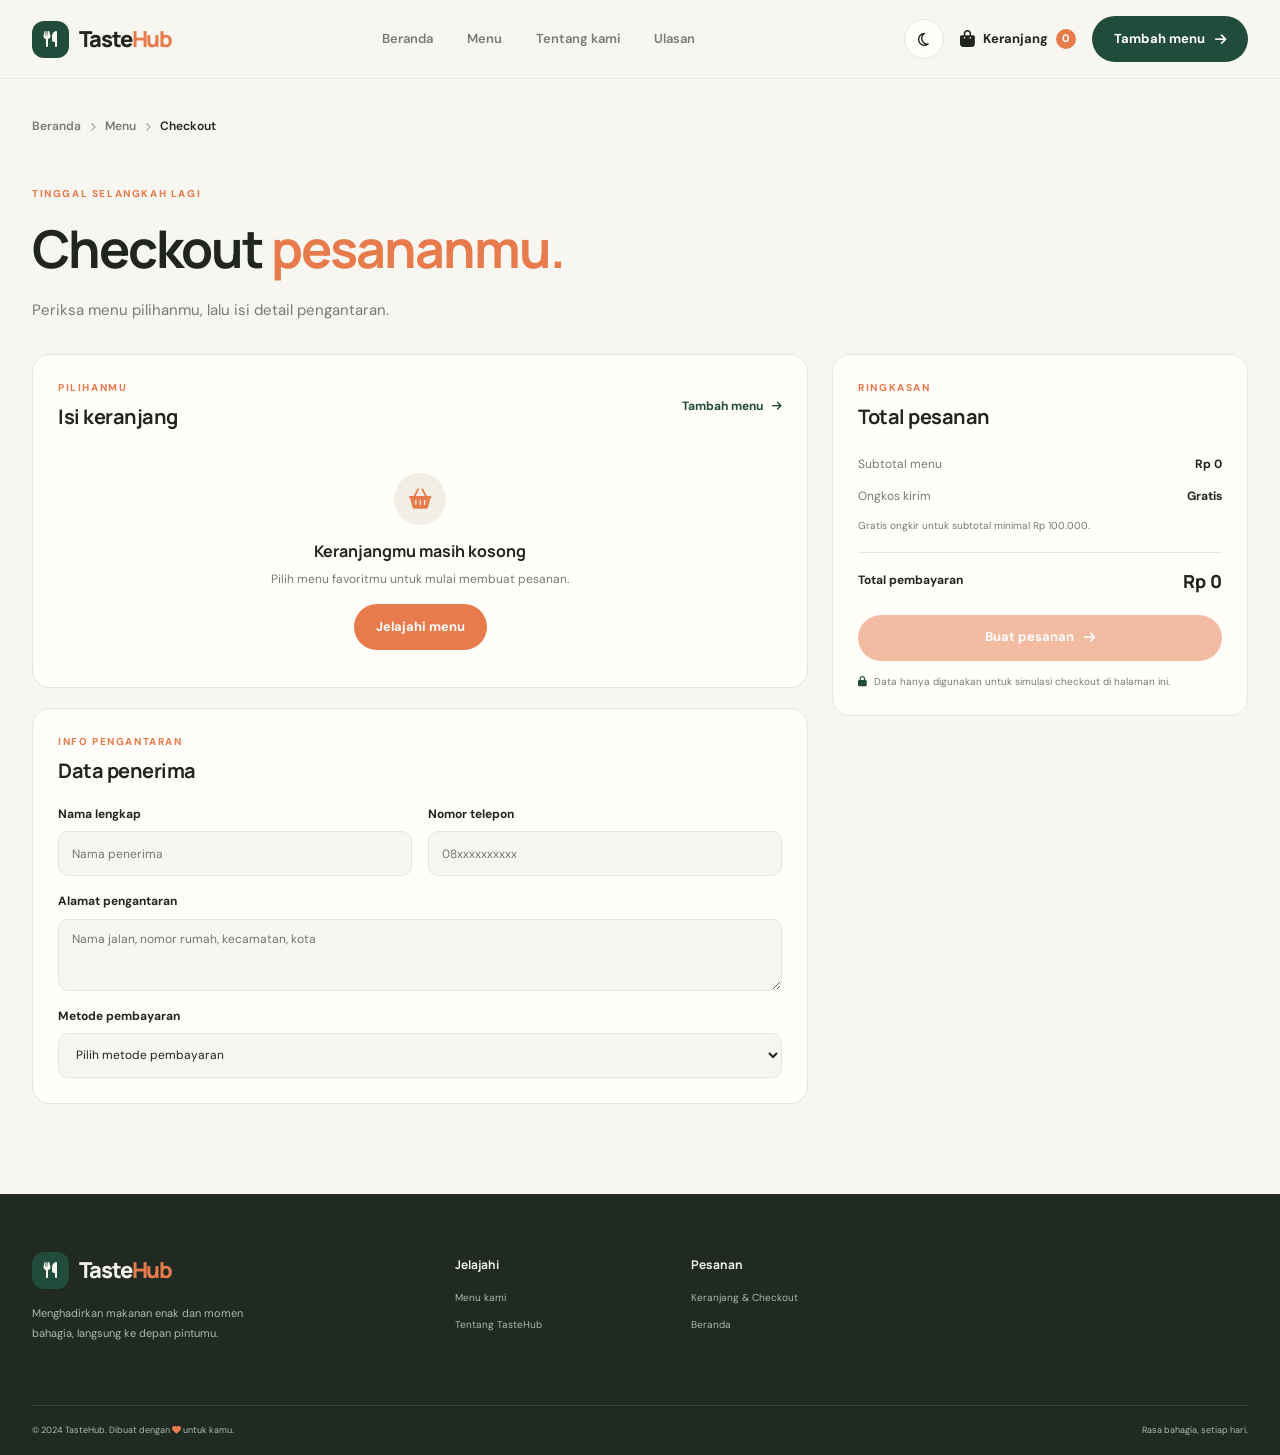
<file: checkout.html>
<!DOCTYPE html>
<html lang="id" class="light">
<head>
    <meta charset="UTF-8">
    <meta name="viewport" content="width=device-width, initial-scale=1.0">
    <meta name="theme-color" content="#f8f6f1">
    <meta name="description" content="Periksa keranjang dan selesaikan pesanan TasteHub.">
    <title>Checkout — TasteHub</title>
    <link rel="preconnect" href="https://fonts.googleapis.com">
    <link rel="preconnect" href="https://fonts.gstatic.com" crossorigin>
    <link href="https://fonts.googleapis.com/css2?family=DM+Sans:wght@400;500;600;700&family=Manrope:wght@400;500;600;700;800&display=swap" rel="stylesheet">
    <link rel="stylesheet" href="https://cdnjs.cloudflare.com/ajax/libs/font-awesome/6.4.0/css/all.min.css">
    <link rel="stylesheet" href="css/style.css">
</head>
<body>
    <header class="site-header">
        <div class="header-inner">
            <a class="brand" href="index.html" aria-label="TasteHub, ke beranda">
                <span class="brand-mark"><i class="fa-solid fa-utensils" aria-hidden="true"></i></span>
                <span>Taste<span class="brand-accent">Hub</span></span>
            </a>
            <nav class="desktop-nav" aria-label="Navigasi utama">
                <a class="nav-link" href="index.html">Beranda</a>
                <a class="nav-link" href="menu.html">Menu</a>
                <a class="nav-link" href="about.html">Tentang kami</a>
                <a class="nav-link" href="review.html">Ulasan</a>
            </nav>
            <div class="header-actions">
                <button class="icon-button theme-toggle" type="button" aria-label="Aktifkan tema gelap">
                    <i class="fa-regular fa-moon" aria-hidden="true"></i>
                </button>
                <button class="cart-button" type="button" aria-label="Keranjang, 0 item">
                    <i class="fa-solid fa-bag-shopping" aria-hidden="true"></i>
                    <span class="cart-label">Keranjang</span>
                    <span class="cart-count" aria-live="polite">0</span>
                </button>
                <a class="button button-dark header-cta" href="menu.html">Tambah menu <i class="fa-solid fa-arrow-right" aria-hidden="true"></i></a>
            </div>
            <button class="mobile-menu-toggle" type="button" aria-label="Buka menu" aria-expanded="false" aria-controls="mobile-menu">
                <i class="fa-solid fa-bars" aria-hidden="true"></i>
            </button>
        </div>
        <nav class="mobile-nav" id="mobile-menu" aria-label="Navigasi mobile" hidden>
            <a href="index.html">Beranda</a>
            <a href="menu.html">Menu</a>
            <a href="about.html">Tentang kami</a>
            <a href="review.html">Ulasan</a>
            <a href="checkout.html" aria-current="page">Keranjang &amp; Checkout</a>
        </nav>
    </header>

    <main>
        <section class="checkout-page section-shell">
            <nav class="breadcrumb" aria-label="Breadcrumb">
                <a href="index.html">Beranda</a>
                <i class="fa-solid fa-chevron-right" aria-hidden="true"></i>
                <a href="menu.html">Menu</a>
                <i class="fa-solid fa-chevron-right" aria-hidden="true"></i>
                <span aria-current="page">Checkout</span>
            </nav>
            <div class="checkout-heading">
                <p class="section-kicker">TINGGAL SELANGKAH LAGI</p>
                <h1>Checkout <span>pesananmu.</span></h1>
                <p>Periksa menu pilihanmu, lalu isi detail pengantaran.</p>
            </div>

            <section class="checkout-success" id="order-success" role="status" hidden>
                <span class="checkout-success-icon"><i class="fa-solid fa-check" aria-hidden="true"></i></span>
                <div>
                    <h2>Pesanan berhasil dicatat!</h2>
                    <p>Nomor pesananmu <strong id="order-number"></strong>. Ini adalah simulasi checkout lokal; pesanan belum dikirim ke server.</p>
                    <a class="button button-dark" href="menu.html">Kembali memilih menu</a>
                </div>
            </section>

            <form class="checkout-layout" id="checkout-form">
                <div class="checkout-main-column">
                    <section class="checkout-panel" aria-labelledby="cart-title">
                        <div class="checkout-panel-heading">
                            <div>
                                <p class="section-kicker">PILIHANMU</p>
                                <h2 id="cart-title">Isi keranjang</h2>
                            </div>
                            <a class="text-link" href="menu.html">Tambah menu <i class="fa-solid fa-arrow-right" aria-hidden="true"></i></a>
                        </div>
                        <div class="checkout-items" id="checkout-items" aria-live="polite"></div>
                        <div class="checkout-empty" id="checkout-empty" hidden>
                            <span class="empty-icon"><i class="fa-solid fa-basket-shopping" aria-hidden="true"></i></span>
                            <h3>Keranjangmu masih kosong</h3>
                            <p>Pilih menu favoritmu untuk mulai membuat pesanan.</p>
                            <a class="button button-primary" href="menu.html">Jelajahi menu</a>
                        </div>
                    </section>

                    <section class="checkout-panel customer-panel" aria-labelledby="customer-title">
                        <div class="checkout-panel-heading">
                            <div>
                                <p class="section-kicker">INFO PENGANTARAN</p>
                                <h2 id="customer-title">Data penerima</h2>
                            </div>
                        </div>
                        <div class="checkout-fields">
                            <div class="checkout-field">
                                <label for="customer-name">Nama lengkap</label>
                                <input id="customer-name" name="name" type="text" autocomplete="name" placeholder="Nama penerima" required>
                            </div>
                            <div class="checkout-field">
                                <label for="customer-phone">Nomor telepon</label>
                                <input id="customer-phone" name="phone" type="tel" autocomplete="tel" placeholder="08xxxxxxxxxx" required>
                            </div>
                            <div class="checkout-field checkout-field-full">
                                <label for="customer-address">Alamat pengantaran</label>
                                <textarea id="customer-address" name="address" rows="3" autocomplete="street-address" placeholder="Nama jalan, nomor rumah, kecamatan, kota" required></textarea>
                            </div>
                            <div class="checkout-field checkout-field-full">
                                <label for="payment-method">Metode pembayaran</label>
                                <select id="payment-method" name="payment" required>
                                    <option value="">Pilih metode pembayaran</option>
                                    <option value="cash">Bayar tunai saat pesanan tiba</option>
                                    <option value="transfer">Transfer bank (simulasi)</option>
                                </select>
                            </div>
                        </div>
                    </section>
                </div>

                <aside class="order-summary-panel" aria-labelledby="summary-title">
                    <p class="section-kicker">RINGKASAN</p>
                    <h2 id="summary-title">Total pesanan</h2>
                    <div class="summary-row"><span>Subtotal menu</span><strong id="checkout-subtotal">Rp 0</strong></div>
                    <div class="summary-row"><span>Ongkos kirim</span><strong id="checkout-shipping">Gratis</strong></div>
                    <p class="shipping-hint">Gratis ongkir untuk subtotal minimal Rp 100.000.</p>
                    <div class="summary-total"><span>Total pembayaran</span><strong id="checkout-total">Rp 0</strong></div>
                    <button class="button button-primary checkout-submit" id="place-order" type="submit" disabled>
                        Buat pesanan <i class="fa-solid fa-arrow-right" aria-hidden="true"></i>
                    </button>
                    <p class="checkout-disclaimer"><i class="fa-solid fa-lock" aria-hidden="true"></i> Data hanya digunakan untuk simulasi checkout di halaman ini.</p>
                </aside>
            </form>
        </section>
    </main>

    <footer class="site-footer">
        <div class="footer-main section-shell">
            <div class="footer-brand-column">
                <a class="brand footer-brand" href="index.html">
                    <span class="brand-mark"><i class="fa-solid fa-utensils" aria-hidden="true"></i></span>
                    <span>Taste<span class="brand-accent">Hub</span></span>
                </a>
                <p>Menghadirkan makanan enak dan momen bahagia, langsung ke depan pintumu.</p>
            </div>
            <div class="footer-column">
                <h3>Jelajahi</h3>
                <a href="menu.html">Menu kami</a>
                <a href="about.html">Tentang TasteHub</a>
            </div>
            <div class="footer-column">
                <h3>Pesanan</h3>
                <a href="checkout.html">Keranjang &amp; Checkout</a>
                <a href="index.html">Beranda</a>
            </div>
        </div>
        <div class="footer-bottom section-shell">
            <span>© 2024 TasteHub. Dibuat dengan <i class="fa-solid fa-heart" aria-hidden="true"></i> untuk kamu.</span>
            <span>Rasa bahagia, setiap hari.</span>
        </div>
    </footer>

    <div class="toast-message" id="toast-message" role="status" aria-live="polite"></div>
    <script src="js/script.js"></script>
</body>
</html>
</file>
<file: css/style.css>
:root {
    color-scheme: light;
    --page: #f8f6f1;
    --surface: #fffefa;
    --surface-soft: #f1eee6;
    --ink: #20251f;
    --muted: #777b72;
    --line: #e8e5dc;
    --green: #214b3b;
    --green-dark: #183a2e;
    --orange: #e87b4c;
    --yellow: #f4c76b;
    --shadow: 0 18px 50px rgba(32, 37, 31, .08);
}

html.dark {
    color-scheme: dark;
    --page: #171d19;
    --surface: #202822;
    --surface-soft: #29332c;
    --ink: #f5f2e9;
    --muted: #a7afa6;
    --line: #354139;
    --green: #8ab59a;
    --green-dark: #d3e2d5;
    --orange: #f19a70;
    --shadow: 0 18px 50px rgba(0, 0, 0, .2);
}

* { box-sizing: border-box; }

html { scroll-behavior: smooth; scroll-padding-top: 92px; }

body {
    margin: 0;
    background: var(--page);
    color: var(--ink);
    font-family: "DM Sans", sans-serif;
    font-size: 15px;
    line-height: 1.6;
    transition: background .25s ease, color .25s ease;
}

button, input { font: inherit; }
button, a { -webkit-tap-highlight-color: transparent; }
button { color: inherit; }
a { color: inherit; text-decoration: none; }
img { display: block; max-width: 100%; }

.sr-only {
    position: absolute;
    width: 1px;
    height: 1px;
    padding: 0;
    margin: -1px;
    overflow: hidden;
    clip: rect(0, 0, 0, 0);
    white-space: nowrap;
    border: 0;
}

.section-shell { width: min(1280px, calc(100% - 64px)); margin-inline: auto; }

.site-header {
    position: sticky;
    z-index: 20;
    top: 0;
    background: color-mix(in srgb, var(--page) 92%, transparent);
    border-bottom: 1px solid color-mix(in srgb, var(--line) 75%, transparent);
    backdrop-filter: blur(16px);
}

.header-inner {
    width: min(1280px, calc(100% - 64px));
    min-height: 78px;
    margin: auto;
    display: flex;
    align-items: center;
    justify-content: space-between;
    gap: 30px;
}

.brand {
    display: inline-flex;
    align-items: center;
    gap: 10px;
    flex-shrink: 0;
    font: 800 22px/1 "Manrope", sans-serif;
    letter-spacing: -1.1px;
}

.brand-mark {
    display: grid;
    width: 37px;
    height: 37px;
    place-items: center;
    border-radius: 12px;
    background: var(--green);
    color: var(--page);
    font-size: 16px;
}

.brand-accent { color: var(--orange); }
.desktop-nav { display: flex; align-items: center; gap: 34px; }
.nav-link { color: var(--muted); font-size: 13px; font-weight: 600; transition: color .2s ease; }
.nav-link:hover, .nav-link.active { color: var(--green); }

.header-actions { display: flex; align-items: center; gap: 16px; }
.icon-button, .mobile-menu-toggle {
    display: grid;
    width: 40px;
    height: 40px;
    padding: 0;
    place-items: center;
    border: 1px solid var(--line);
    border-radius: 50%;
    background: var(--surface);
    cursor: pointer;
    transition: border-color .2s ease, transform .2s ease;
}
.icon-button:hover, .mobile-menu-toggle:hover { transform: translateY(-2px); border-color: var(--green); }
.cart-button { position: relative; display: flex; align-items: center; gap: 8px; padding: 8px 0; border: 0; background: transparent; cursor: pointer; font-size: 13px; font-weight: 700; }
.cart-button > i { font-size: 17px; }
.cart-count { display: grid; width: 20px; height: 20px; place-items: center; border-radius: 50%; background: var(--orange); color: white; font-size: 11px; }

.button {
    display: inline-flex;
    min-height: 46px;
    align-items: center;
    justify-content: center;
    gap: 10px;
    padding: 0 21px;
    border: 1px solid transparent;
    border-radius: 999px;
    font-size: 13px;
    font-weight: 700;
    transition: transform .2s ease, background .2s ease, border-color .2s ease;
}
.button:hover { transform: translateY(-2px); }
.button-dark { background: var(--green); color: #fff; }
.button-dark:hover { background: var(--green-dark); }
.button-primary { background: var(--orange); color: #fff; }
.button-primary:hover { background: #d96e40; }
.button-light { background: #fffefa; color: var(--green-dark); }
.button-outline { border-color: var(--line); background: var(--surface); color: var(--ink); }
.mobile-menu-toggle, .mobile-nav { display: none; }

.hero { min-height: 575px; display: grid; grid-template-columns: 1fr .9fr; align-items: center; gap: 58px; padding-block: 66px 72px; }
.hero-copy { position: relative; z-index: 1; }
.eyebrow, .section-kicker { color: var(--orange); font-size: 10px; font-weight: 800; letter-spacing: 1.6px; }
.eyebrow { display: flex; align-items: center; gap: 9px; margin-bottom: 22px; }
.eyebrow-dot { width: 7px; height: 7px; border-radius: 50%; background: var(--orange); box-shadow: 0 0 0 5px color-mix(in srgb, var(--orange) 17%, transparent); }
h1, h2, h3, p { margin-top: 0; }
h1, h2, h3 { font-family: "Manrope", sans-serif; }
.hero h1 { max-width: 620px; margin-bottom: 20px; font-size: clamp(45px, 5.3vw, 70px); line-height: 1.1; letter-spacing: -3.4px; }
.hero h1 span, .section-heading h2 span, .testimonial-copy h2 span, .app-copy h2 span { color: var(--orange); }
.hero-description { max-width: 490px; margin-bottom: 25px; color: var(--muted); font-size: 15px; line-height: 1.85; }
.search-form { display: flex; max-width: 510px; align-items: center; gap: 12px; padding: 7px; border: 1px solid var(--line); border-radius: 999px; background: var(--surface); box-shadow: 0 12px 35px rgba(35, 40, 30, .06); }
.search-form > i { margin-left: 13px; color: var(--muted); }
.search-form input { width: 100%; min-width: 0; padding: 9px 0; border: 0; outline: 0; background: transparent; color: var(--ink); font-size: 13px; }
.search-form input::placeholder { color: var(--muted); }
.search-form .button { min-height: 43px; white-space: nowrap; }
.popular-searches { display: flex; flex-wrap: wrap; align-items: center; gap: 9px; margin-top: 16px; color: var(--muted); font-size: 11px; }
.popular-searches button { padding: 5px 11px; border: 1px solid var(--line); border-radius: 99px; background: var(--surface); color: var(--ink); cursor: pointer; font-size: 11px; transition: border-color .2s ease, color .2s ease; }
.popular-searches button:hover { border-color: var(--orange); color: var(--orange); }
.hero-proof { display: flex; align-items: center; gap: 14px; margin-top: 34px; }
.avatar-stack { display: flex; padding-left: 4px; }
.avatar-stack img { width: 31px; height: 31px; margin-left: -5px; border: 2px solid var(--page); border-radius: 50%; object-fit: cover; }
.hero-proof > div:nth-child(2) { display: grid; line-height: 1.3; }
.hero-proof > div:nth-child(2) strong, .rating-proof strong { font-size: 12px; }
.hero-proof > div:nth-child(2) span, .rating-proof span { color: var(--muted); font-size: 10px; }
.proof-divider { height: 28px; border-left: 1px solid var(--line); }
.rating-proof { display: flex; align-items: center; gap: 5px; }
.rating-proof i { color: #e8ae43; font-size: 12px; }

.hero-visual { position: relative; display: grid; min-height: 450px; place-items: center; }
.hero-image-wrap { width: min(100%, 440px); aspect-ratio: 1; padding: 13px; border-radius: 48% 52% 48% 52% / 52% 44% 56% 48%; background: #e8d9bd; transform: rotate(3deg); }
.hero-image { width: 100%; height: 100%; border: 7px solid var(--page); border-radius: inherit; object-fit: cover; transform: rotate(-3deg); }
.floating-note { position: absolute; z-index: 2; display: flex; align-items: center; gap: 11px; padding: 13px 16px; border: 1px solid rgba(255,255,255,.55); border-radius: 15px; background: var(--surface); box-shadow: var(--shadow); }
.note-delivery { top: 17%; left: -5%; }
.note-icon { display: grid; width: 38px; height: 38px; place-items: center; border-radius: 12px; background: #fff0e8; color: var(--orange); }
.floating-note > span:last-child { display: grid; line-height: 1.45; }
.floating-note strong { font-size: 11px; }
.floating-note small { color: var(--muted); font-size: 10px; }
.note-favorite { right: -1%; bottom: 17%; display: grid; gap: 3px; }
.favorite-stars { color: #e4a834; font-size: 11px; font-weight: 800; }
.hero-sticker { position: absolute; top: 7%; right: 7%; display: flex; width: 72px; height: 72px; flex-direction: column; align-items: center; justify-content: center; border-radius: 50%; background: var(--green); color: #f8f6f1; font-size: 9px; font-weight: 800; line-height: 1.25; text-align: center; transform: rotate(12deg); }
.hero-sticker i { margin-top: 4px; color: #b6d59c; }

.category-section { padding-block: 17px 58px; }
.section-heading { display: flex; align-items: end; justify-content: space-between; gap: 20px; margin-bottom: 28px; }
.section-heading h2, .testimonial-copy h2, .app-copy h2 { margin: 6px 0 0; font-size: clamp(28px, 3.2vw, 38px); line-height: 1.2; letter-spacing: -1.5px; }
.section-kicker { margin-bottom: 0; }
.compact-heading { margin-bottom: 20px; }
.compact-heading h2 { font-size: 22px; letter-spacing: -.7px; }
.text-link { display: inline-flex; align-items: center; gap: 9px; color: var(--green); font-size: 12px; font-weight: 700; white-space: nowrap; }
.text-link i { font-size: 11px; transition: transform .2s ease; }
.text-link:hover i { transform: translateX(4px); }
.category-list { display: grid; grid-template-columns: repeat(6, minmax(0, 1fr)); gap: 14px; }
.category-chip { display: flex; min-height: 82px; align-items: center; gap: 12px; padding: 10px 14px; border: 1px solid var(--line); border-radius: 14px; background: var(--surface); color: var(--ink); cursor: pointer; font-size: 12px; font-weight: 700; transition: border-color .2s ease, transform .2s ease, background .2s ease; }
.category-chip:hover { transform: translateY(-3px); border-color: var(--orange); }
.category-chip.active { border-color: var(--green); background: var(--green); color: #fff; }
.category-icon { display: grid; width: 43px; height: 43px; flex-shrink: 0; place-items: center; border-radius: 50%; background: color-mix(in srgb, var(--orange) 15%, var(--surface)); color: var(--orange); font-size: 16px; }
.category-chip.active .category-icon { background: rgba(255,255,255,.17); color: #fff; }
.category-image { overflow: hidden; background: var(--surface-soft); }
.category-image img { width: 100%; height: 100%; object-fit: cover; }

.menu-section { padding-block: 32px 86px; }
.section-description { margin: 8px 0 0; color: var(--muted); font-size: 13px; }
.product-grid { display: grid; grid-template-columns: repeat(4, minmax(0, 1fr)); gap: 21px; }
.product-card { overflow: hidden; border: 1px solid var(--line); border-radius: 17px; background: var(--surface); transition: transform .25s ease, box-shadow .25s ease, border-color .25s ease; }
.product-card:hover { transform: translateY(-5px); border-color: color-mix(in srgb, var(--green) 25%, var(--line)); box-shadow: var(--shadow); }
.product-card[hidden] { display: none; }
.product-image-wrap { position: relative; height: 195px; overflow: hidden; background: var(--surface-soft); }
.product-image-wrap > img { width: 100%; height: 100%; object-fit: cover; transition: transform .45s ease; }
.product-card:hover .product-image-wrap > img { transform: scale(1.05); }
.product-tag { position: absolute; top: 12px; left: 12px; padding: 5px 9px; border-radius: 99px; background: var(--green); color: #fff; font-size: 9px; font-weight: 700; }
.product-tag.tag-new { background: #fffefa; color: var(--green-dark); }
.favorite-button { position: absolute; top: 10px; right: 10px; display: grid; width: 34px; height: 34px; place-items: center; border: 0; border-radius: 50%; background: rgba(255,255,255,.92); color: #50544d; cursor: pointer; transition: color .2s ease, transform .2s ease; }
.favorite-button:hover { transform: scale(1.08); color: #e76d67; }
.favorite-button[aria-pressed="true"] { color: #e76d67; }
.product-details { padding: 15px 15px 16px; }
.product-title-row { display: flex; align-items: center; justify-content: space-between; gap: 8px; }
.product-title-row h3 { overflow: hidden; margin: 0; font-size: 14px; letter-spacing: -.3px; text-overflow: ellipsis; white-space: nowrap; }
.product-rating { flex-shrink: 0; color: var(--ink); font-size: 10px; font-weight: 700; }
.product-rating i { margin-right: 2px; color: #e4a834; }
.product-details > p { overflow: hidden; margin: 6px 0 15px; color: var(--muted); font-size: 11px; text-overflow: ellipsis; white-space: nowrap; }
.product-bottom { display: flex; align-items: center; justify-content: space-between; padding-top: 11px; border-top: 1px solid var(--line); }
.product-bottom strong { font: 800 14px "Manrope", sans-serif; }
.add-button { display: grid; width: 33px; height: 33px; place-items: center; border: 0; border-radius: 11px; background: var(--green); color: #fff; cursor: pointer; transition: background .2s ease, transform .2s ease; }
.add-button:hover { transform: rotate(90deg); background: var(--orange); }
.empty-state { padding: 36px 0; color: var(--muted); text-align: center; }
.mobile-menu-link { display: none; }

.promo-section { position: relative; display: grid; min-height: 340px; grid-template-columns: 1fr .9fr; align-items: center; overflow: hidden; margin-bottom: 94px; padding: 45px 54px; border-radius: 24px; background: var(--green); color: #fff; }
.promo-content { position: relative; z-index: 2; max-width: 440px; }
.promo-label { display: inline-flex; align-items: center; gap: 7px; color: #f4c76b; font-size: 9px; font-weight: 800; letter-spacing: 1.4px; }
.promo-content h2 { margin: 12px 0 10px; font: 800 clamp(34px, 4vw, 47px)/1.12 "Manrope", sans-serif; letter-spacing: -2px; }
.promo-content h2 span { color: #f4c76b; }
.promo-content > p { max-width: 370px; margin-bottom: 20px; color: rgba(255,255,255,.75); font-size: 12px; line-height: 1.8; }
.promo-content .button { min-height: 42px; }
.promo-code { display: inline-block; margin-left: 12px; color: rgba(255,255,255,.65); font-size: 9px; letter-spacing: 1px; }
.promo-code strong { color: #fff; }
.promo-image { position: relative; z-index: 1; justify-self: end; width: 100%; max-width: 420px; height: 245px; }
.promo-image::before { position: absolute; inset: -14px 14px 14px -14px; border: 1px solid rgba(255,255,255,.25); border-radius: 20px; content: ""; }
.promo-image img { position: relative; width: 100%; height: 100%; border-radius: 17px; object-fit: cover; }
.discount-badge { position: absolute; right: -18px; bottom: -19px; display: flex; width: 76px; height: 76px; flex-direction: column; align-items: center; justify-content: center; border: 5px solid var(--green); border-radius: 50%; background: #f4c76b; color: var(--green-dark); transform: rotate(9deg); }
.discount-badge strong { font: 800 22px/1 "Manrope", sans-serif; }
.discount-badge span { font-size: 9px; font-weight: 800; }
.promo-decoration { position: absolute; right: 32%; bottom: 10px; color: rgba(255,255,255,.06); font: 800 40px/1 "Manrope", sans-serif; letter-spacing: -2px; transform: rotate(-12deg); }

.benefits-section { padding-block: 0 92px; }
.centered-heading { justify-content: center; margin-bottom: 38px; text-align: center; }
.benefit-grid { display: grid; grid-template-columns: repeat(3, 1fr); gap: 20px; }
.benefit-card { padding: 27px 25px; border: 1px solid var(--line); border-radius: 16px; background: var(--surface); }
.benefit-icon { display: grid; width: 45px; height: 45px; margin-bottom: 17px; place-items: center; border-radius: 14px; font-size: 17px; }
.icon-orange { background: #fff0e8; color: #df7747; }
.icon-green { background: #e8f1e8; color: #528b59; }
.icon-yellow { background: #fbf1d9; color: #c49335; }
.benefit-card h3 { margin-bottom: 7px; font-size: 14px; }
.benefit-card p { margin-bottom: 0; color: var(--muted); font-size: 11px; line-height: 1.8; }

.testimonial-section { display: grid; grid-template-columns: .8fr 1fr; align-items: center; gap: 90px; padding-block: 0 100px; }
.testimonial-image { position: relative; width: 100%; height: 370px; }
.testimonial-image > img { width: 100%; height: 100%; border-radius: 20px; object-fit: cover; }
.testimonial-image-caption { position: absolute; right: -27px; bottom: 25px; display: flex; align-items: start; gap: 10px; padding: 15px 18px; border-radius: 14px; background: var(--surface); box-shadow: var(--shadow); color: var(--green); font: 800 13px/1.35 "Manrope", sans-serif; }
.testimonial-image-caption i { color: var(--orange); }
.testimonial-copy h2 { max-width: 430px; margin-top: 9px; }
.review-stars { display: flex; gap: 4px; margin-top: 22px; color: #e4a834; font-size: 12px; }
.testimonial-copy blockquote { max-width: 500px; margin: 14px 0 24px; color: var(--muted); font: 500 15px/1.9 "DM Sans", sans-serif; }
.review-author { display: flex; align-items: center; gap: 11px; }
.review-author > img { width: 42px; height: 42px; border-radius: 50%; object-fit: cover; }
.review-author > span:nth-child(2), .review-count { display: grid; line-height: 1.4; }
.review-author strong { font-size: 11px; }
.review-author small { color: var(--muted); font-size: 9px; }
.review-count { margin-left: auto; text-align: right; }
.review-count strong { color: var(--green); font-size: 12px; }

.app-banner { position: relative; display: grid; min-height: 300px; grid-template-columns: 1fr .8fr; align-items: center; overflow: hidden; margin-bottom: 90px; padding: 42px 55px; border: 1px solid var(--line); border-radius: 23px; background: var(--surface-soft); }
.app-copy { position: relative; z-index: 2; max-width: 440px; }
.app-copy h2 { margin-top: 8px; font-size: 36px; }
.app-copy > p:not(.section-kicker) { max-width: 390px; margin: 12px 0 19px; color: var(--muted); font-size: 12px; line-height: 1.8; }
.app-buttons { display: flex; flex-wrap: wrap; gap: 9px; }
.store-button { display: flex; min-width: 130px; align-items: center; gap: 9px; padding: 8px 11px; border-radius: 9px; background: var(--ink); color: var(--page); }
.store-button > i { font-size: 20px; }
.store-button > span { display: grid; line-height: 1.25; }
.store-button small { font-size: 8px; }
.store-button strong { font-size: 11px; }
.app-art { position: absolute; top: 0; right: 4%; display: grid; width: 43%; height: 100%; place-items: center; }
.phone-mockup { position: relative; z-index: 1; width: 190px; height: 330px; padding: 9px; border: 5px solid #222a25; border-radius: 30px; background: #111713; box-shadow: 0 24px 40px rgba(0,0,0,.2); transform: rotate(8deg) translateY(28px); }
.phone-camera { position: absolute; z-index: 2; top: 10px; left: 50%; width: 55px; height: 13px; border-radius: 99px; background: #111713; transform: translateX(-50%); }
.phone-screen { display: flex; height: 100%; flex-direction: column; gap: 12px; overflow: hidden; padding: 27px 11px 9px; border-radius: 21px; background: #f8f6f1; color: #20251f; }
.phone-greeting { color: #72766f; font-size: 8px; }
.phone-screen > strong { font: 800 13px/1.3 "Manrope", sans-serif; }
.phone-food { overflow: hidden; border-radius: 10px; background: white; }
.phone-food img { width: 100%; height: 94px; object-fit: cover; }
.phone-food span { display: grid; padding: 7px; font-size: 9px; font-weight: 700; }
.phone-food small { color: #e87b4c; font-size: 8px; }
.phone-tabs { display: flex; justify-content: space-around; margin-top: auto; color: #647064; font-size: 10px; }
.phone-tabs i:first-child { color: #214b3b; }
.app-art-dot { position: absolute; display: block; border-radius: 50%; background: #e4a834; }
.dot-one { top: 14%; right: 12%; width: 17px; height: 17px; }
.dot-two { bottom: 16%; left: 8%; width: 11px; height: 11px; background: var(--orange); }

.site-footer { background: #202a23; color: #f5f2e9; }
.footer-main { display: grid; grid-template-columns: 1.4fr .7fr .7fr 1.2fr; gap: 48px; padding-block: 58px 47px; }
.footer-brand { color: #f5f2e9; }
.footer-brand-column > p, .newsletter-column > p { max-width: 245px; margin: 15px 0; color: #aeb8ac; font-size: 11px; line-height: 1.8; }
.social-links { display: flex; gap: 8px; }
.social-links a { display: grid; width: 30px; height: 30px; place-items: center; border: 1px solid #47544a; border-radius: 50%; color: #d2dbd1; font-size: 12px; transition: background .2s ease; }
.social-links a:hover { background: var(--orange); }
.footer-column { display: flex; flex-direction: column; align-items: start; gap: 11px; }
.footer-column h3 { margin: 3px 0 5px; font-size: 12px; }
.footer-column > a { color: #aeb8ac; font-size: 10px; }
.footer-column > a:hover { color: #fff; }
.newsletter-form { display: flex; width: 100%; max-width: 240px; padding: 4px; border: 1px solid #47544a; border-radius: 99px; }
.newsletter-form input { width: 100%; min-width: 0; padding: 7px 10px; border: 0; outline: 0; background: transparent; color: #fff; font-size: 10px; }
.newsletter-form input::placeholder { color: #aeb8ac; }
.newsletter-form button { display: grid; width: 31px; height: 31px; flex-shrink: 0; place-items: center; border: 0; border-radius: 50%; background: var(--orange); color: white; cursor: pointer; font-size: 10px; }
.footer-bottom { display: flex; justify-content: space-between; gap: 16px; padding-block: 17px; border-top: 1px solid #3a463d; color: #aeb8ac; font-size: 9px; }
.footer-bottom i { color: var(--orange); }
.toast-message { position: fixed; z-index: 30; right: 24px; bottom: 24px; max-width: min(360px, calc(100% - 48px)); padding: 13px 18px; border-radius: 12px; background: var(--green); color: white; box-shadow: var(--shadow); font-size: 12px; opacity: 0; pointer-events: none; transform: translateY(12px); transition: opacity .2s ease, transform .2s ease; }
.toast-message.visible { opacity: 1; transform: translateY(0); }

@media (max-width: 1050px) {
    .section-shell { width: min(100% - 48px, 900px); }
    .header-inner { width: calc(100% - 48px); }
    .desktop-nav { gap: 20px; }
    .header-actions { gap: 11px; }
    .hero { gap: 25px; }
    .hero-visual { min-height: 390px; }
    .category-list { grid-template-columns: repeat(3, minmax(0, 1fr)); }
    .product-grid { grid-template-columns: repeat(2, minmax(0, 1fr)); }
    .product-image-wrap { height: 230px; }
    .testimonial-section { gap: 55px; }
}

@media (max-width: 760px) {
    html { scroll-padding-top: 76px; }
    .section-shell { width: calc(100% - 40px); }
    .header-inner { width: calc(100% - 40px); min-height: 68px; gap: 12px; }
    .brand { font-size: 20px; }
    .brand-mark { width: 34px; height: 34px; }
    .desktop-nav, .header-cta, .cart-label { display: none; }
    .header-actions { margin-left: auto; gap: 9px; }
    .icon-button { width: 36px; height: 36px; }
    .cart-button { padding-inline: 5px; }
    .mobile-menu-toggle { display: grid; width: 36px; height: 36px; }
    .mobile-nav { display: flex; flex-direction: column; gap: 0; padding: 0 20px 12px; border-top: 1px solid var(--line); background: var(--page); }
    .mobile-nav[hidden] { display: none; }
    .mobile-nav a { padding: 12px 0; border-bottom: 1px solid var(--line); color: var(--muted); font-size: 13px; font-weight: 600; }
    .mobile-nav a:last-child { border-bottom: 0; color: var(--green); }
    .mobile-nav a i { margin-left: 5px; }
    .hero { min-height: 0; grid-template-columns: 1fr; gap: 19px; padding-block: 50px 38px; }
    .hero h1 { max-width: 480px; margin-bottom: 14px; font-size: clamp(43px, 11vw, 61px); letter-spacing: -2.6px; }
    .eyebrow { margin-bottom: 17px; font-size: 9px; }
    .hero-description { max-width: 540px; margin-bottom: 19px; font-size: 13px; }
    .hero-visual { min-height: 340px; margin-top: 5px; }
    .hero-image-wrap { width: min(76vw, 350px); }
    .note-delivery { top: 14%; left: 1%; }
    .note-favorite { right: 1%; bottom: 12%; }
    .hero-sticker { top: 4%; right: 10%; width: 61px; height: 61px; font-size: 8px; }
    .category-section { padding-block: 15px 43px; }
    .compact-heading h2 { font-size: 20px; }
    .category-list { display: flex; gap: 10px; overflow-x: auto; padding: 2px 1px 9px; scrollbar-width: none; }
    .category-list::-webkit-scrollbar { display: none; }
    .category-chip { min-width: 135px; min-height: 68px; gap: 9px; padding: 8px 10px; font-size: 11px; }
    .category-icon { width: 39px; height: 39px; }
    .menu-section { padding-block: 26px 61px; }
    .section-heading h2, .testimonial-copy h2 { font-size: 29px; }
    .section-description { font-size: 12px; }
    .desktop-link { display: none; }
    .product-grid { gap: 13px; }
    .product-image-wrap { height: clamp(140px, 38vw, 210px); }
    .product-details { padding: 12px; }
    .product-title-row h3 { font-size: 12px; }
    .product-rating { font-size: 9px; }
    .product-details > p { font-size: 10px; }
    .product-bottom strong { font-size: 12px; }
    .add-button { width: 30px; height: 30px; }
    .mobile-menu-link { display: flex; justify-content: center; margin-top: 23px; }
    .promo-section { width: calc(100% - 40px); grid-template-columns: 1fr; gap: 25px; margin-bottom: 67px; padding: 30px 25px 35px; border-radius: 19px; }
    .promo-content { max-width: 100%; }
    .promo-content h2 { font-size: 39px; }
    .promo-image { justify-self: start; max-width: none; height: 210px; }
    .promo-decoration { right: 3%; bottom: 12%; font-size: 26px; }
    .discount-badge { right: -10px; bottom: -13px; width: 65px; height: 65px; }
    .discount-badge strong { font-size: 18px; }
    .benefits-section { padding-bottom: 65px; }
    .centered-heading { margin-bottom: 25px; }
    .benefit-grid { grid-template-columns: 1fr; gap: 11px; }
    .benefit-card { display: grid; grid-template-columns: 45px 1fr; column-gap: 14px; padding: 16px; }
    .benefit-icon { grid-row: span 2; margin-bottom: 0; }
    .benefit-card h3 { align-self: end; margin-bottom: 3px; font-size: 13px; }
    .benefit-card p { font-size: 10px; }
    .testimonial-section { grid-template-columns: 1fr; gap: 29px; padding-bottom: 67px; }
    .testimonial-image { width: calc(100% - 16px); height: 290px; }
    .testimonial-image-caption { right: -14px; bottom: 17px; padding: 12px 14px; }
    .testimonial-copy blockquote { font-size: 13px; }
    .app-banner { grid-template-columns: 1fr; min-height: 0; margin-bottom: 62px; padding: 31px 25px 230px; }
    .app-copy h2 { font-size: 31px; }
    .app-art { top: auto; right: 0; bottom: 0; width: 100%; height: 230px; }
    .phone-mockup { width: 150px; height: 255px; padding: 7px; border-radius: 25px; transform: rotate(7deg) translateY(25px); }
    .phone-camera { top: 8px; width: 46px; height: 11px; }
    .phone-screen { gap: 8px; padding: 23px 9px 8px; border-radius: 18px; }
    .phone-screen > strong { font-size: 11px; }
    .phone-food img { height: 70px; }
    .footer-main { grid-template-columns: 1fr 1fr; gap: 32px 22px; padding-block: 42px 32px; }
    .footer-brand-column { grid-column: 1 / -1; }
    .footer-bottom { flex-direction: column; gap: 5px; font-size: 8px; }
}

@media (max-width: 390px) {
    .section-shell, .promo-section { width: calc(100% - 32px); }
    .header-inner { width: calc(100% - 32px); }
    .hero { padding-top: 40px; }
    .search-form { gap: 8px; }
    .search-form > i { margin-left: 7px; }
    .search-form .button { padding-inline: 13px; font-size: 11px; }
    .hero-proof { gap: 10px; }
    .product-grid { gap: 9px; }
    .product-details { padding: 10px; }
    .product-title-row { align-items: start; flex-direction: column; gap: 3px; }
    .product-title-row h3 { max-width: 100%; }
    .product-details > p { margin: 5px 0 10px; }
    .promo-code { display: block; margin: 10px 0 0; }
    .app-buttons { gap: 7px; }
    .store-button { min-width: 0; padding: 8px; }
}

@media (prefers-reduced-motion: reduce) {
    *, *::before, *::after { scroll-behavior: auto !important; animation-duration: .01ms !important; animation-iteration-count: 1 !important; transition-duration: .01ms !important; }
}

/* ==========================================================================
   Halaman Daftar Menu (menu.html)
   ========================================================================== */

.page-hero {
    padding-block: 38px 42px;
    border-bottom: 1px solid var(--line);
}

.breadcrumb {
    display: inline-flex;
    align-items: center;
    gap: 9px;
    margin-bottom: 20px;
    color: var(--muted);
    font-size: 12px;
    font-weight: 600;
}

.breadcrumb a:hover {
    color: var(--green);
}

.breadcrumb i {
    font-size: 9px;
    opacity: .65;
}

.breadcrumb span {
    color: var(--ink);
}

.page-hero-grid {
    display: grid;
    grid-template-columns: 1.1fr .9fr;
    align-items: end;
    gap: 44px;
}

.page-hero-copy h1 {
    max-width: 540px;
    margin-bottom: 14px;
    font-size: clamp(36px, 4.2vw, 54px);
    line-height: 1.12;
    letter-spacing: -2.4px;
}

.page-hero-copy h1 span {
    color: var(--orange);
}

.page-hero-copy .hero-description {
    margin-bottom: 0;
}

.page-hero-search .search-form {
    max-width: 100%;
}

.catalog-section {
    padding-block: 38px 90px;
}

.catalog-toolbar {
    display: flex;
    flex-wrap: wrap;
    align-items: center;
    justify-content: space-between;
    gap: 16px;
    margin-block: 28px 24px;
    padding-bottom: 16px;
    border-bottom: 1px solid var(--line);
}

.result-counter {
    margin: 0;
    color: var(--muted);
    font-size: 13px;
}

.result-counter strong {
    color: var(--ink);
    font-family: "Manrope", sans-serif;
    font-weight: 800;
}

.sort-box {
    display: inline-flex;
    align-items: center;
    gap: 10px;
    color: var(--muted);
    font-size: 12px;
    font-weight: 600;
}

.sort-box i {
    color: var(--orange);
}

.sort-select {
    padding: 8px 14px;
    border: 1px solid var(--line);
    border-radius: 99px;
    background: var(--surface);
    color: var(--ink);
    font: 700 12px "DM Sans", sans-serif;
    cursor: pointer;
    outline: none;
    transition: border-color .2s ease;
}

.sort-select:hover,
.sort-select:focus {
    border-color: var(--green);
}

.product-tag.tag-spicy {
    background: var(--orange);
    color: #fff;
}

.empty-state-box {
    max-width: 400px;
    margin: 44px auto;
    padding: 36px 24px;
    border: 1px dashed var(--line);
    border-radius: 20px;
    background: var(--surface);
    text-align: center;
}

.empty-state-box[hidden] {
    display: none;
}

.empty-icon {
    display: inline-grid;
    width: 52px;
    height: 52px;
    margin-bottom: 14px;
    place-items: center;
    border-radius: 50%;
    background: var(--surface-soft);
    color: var(--orange);
    font-size: 20px;
}

.empty-state-box h3 {
    margin-bottom: 6px;
    font-size: 17px;
}

.empty-state-box p {
    margin-bottom: 18px;
    color: var(--muted);
    font-size: 12px;
}

@media (max-width: 900px) {
    .page-hero-grid {
        grid-template-columns: 1fr;
        gap: 24px;
    }
}

@media (max-width: 760px) {
    .page-hero {
        padding-block: 26px 32px;
    }
    .catalog-section {
        padding-block: 24px 64px;
    }
    .catalog-toolbar {
        margin-block: 20px 18px;
    }
}

/* ==========================================================================
   Halaman Detail Menu (detailMenu.html)
   ========================================================================== */

.detail-top-bar {
    display: flex;
    flex-wrap: wrap;
    align-items: center;
    justify-content: space-between;
    gap: 12px;
    padding-block: 26px 18px;
}

.detail-top-bar .breadcrumb {
    margin-bottom: 0;
}

.back-link {
    display: inline-flex;
    align-items: center;
    gap: 8px;
    color: var(--green);
    font-size: 12px;
    font-weight: 700;
    transition: transform .2s ease;
}

.back-link:hover {
    transform: translateX(-3px);
}

.detail-section {
    display: grid;
    grid-template-columns: .95fr 1.05fr;
    align-items: start;
    gap: 52px;
    padding-block: 10px 72px;
}

/* Galeri Gambar Produk */
.detail-gallery {
    position: sticky;
    top: 102px;
    display: grid;
    gap: 14px;
}

.detail-main-image {
    position: relative;
    height: 430px;
    overflow: hidden;
    border: 1px solid var(--line);
    border-radius: 22px;
    background: var(--surface-soft);
}

.detail-main-image > img {
    width: 100%;
    height: 100%;
    object-fit: cover;
    transition: opacity .25s ease, transform .4s ease;
}

.detail-fav-btn {
    top: 16px;
    right: 16px;
    width: 40px;
    height: 40px;
    font-size: 16px;
}

.detail-main-image .product-tag {
    top: 16px;
    left: 16px;
    padding: 6px 12px;
    font-size: 10px;
}

.note-prep {
    bottom: 16px;
    left: 16px;
}

.detail-thumbnails {
    display: grid;
    grid-template-columns: repeat(3, 1fr);
    gap: 12px;
}

.thumb-button {
    height: 88px;
    padding: 0;
    overflow: hidden;
    border: 2px solid transparent;
    border-radius: 14px;
    background: var(--surface);
    cursor: pointer;
    opacity: .65;
    transition: opacity .2s ease, border-color .2s ease, transform .2s ease;
}

.thumb-button:hover {
    opacity: .9;
    transform: translateY(-2px);
}

.thumb-button.active {
    border-color: var(--orange);
    opacity: 1;
}

.thumb-button img {
    width: 100%;
    height: 100%;
    object-fit: cover;
}

/* Kolom Info & Kustomisasi */
.detail-meta-row {
    display: flex;
    flex-wrap: wrap;
    align-items: center;
    gap: 12px;
    margin-bottom: 12px;
}

.category-badge {
    display: inline-flex;
    align-items: center;
    gap: 6px;
    padding: 5px 12px;
    border-radius: 99px;
    background: color-mix(in srgb, var(--green) 12%, var(--surface));
    color: var(--green);
    font-size: 11px;
    font-weight: 700;
}

.detail-rating-pill {
    display: inline-flex;
    align-items: center;
    gap: 5px;
    font-size: 12px;
}

.detail-rating-pill i {
    color: #e4a834;
}

.detail-rating-pill span {
    color: var(--muted);
    font-size: 11px;
}

.detail-title {
    margin-bottom: 14px;
    font-size: clamp(32px, 3.6vw, 44px);
    line-height: 1.12;
    letter-spacing: -1.8px;
}

.detail-title span {
    color: var(--orange);
}

.detail-price-box {
    display: flex;
    align-items: center;
    gap: 12px;
    margin-bottom: 18px;
}

.detail-price {
    color: var(--green);
    font: 800 26px/1 "Manrope", sans-serif;
    letter-spacing: -1px;
}

.price-Cross {
    color: var(--muted);
    font-size: 14px;
    text-decoration: line-through;
}

.promo-pill {
    padding: 4px 10px;
    border-radius: 99px;
    background: #fff0e8;
    color: #df7747;
    font-size: 10px;
    font-weight: 800;
}

.detail-description {
    margin-bottom: 22px;
    color: var(--muted);
    font-size: 14px;
    line-height: 1.8;
}

.dish-highlights {
    display: grid;
    grid-template-columns: repeat(3, 1fr);
    gap: 12px;
    margin-bottom: 26px;
    padding: 14px 16px;
    border: 1px solid var(--line);
    border-radius: 16px;
    background: var(--surface);
}

.highlight-item {
    display: flex;
    align-items: center;
    gap: 10px;
}

.highlight-item > i {
    display: grid;
    width: 34px;
    height: 34px;
    flex-shrink: 0;
    place-items: center;
    border-radius: 10px;
    background: var(--surface-soft);
    color: var(--orange);
    font-size: 14px;
}

.highlight-item small {
    display: block;
    color: var(--muted);
    font-size: 10px;
    line-height: 1.2;
}

.highlight-item strong {
    font-size: 12px;
}

/* Form Opsi & Topping */
.customize-form {
    display: grid;
    gap: 22px;
}

.option-group {
    margin: 0;
    padding: 0;
    border: 0;
}

.option-group legend,
.option-label {
    display: flex;
    align-items: center;
    justify-content: space-between;
    width: 100%;
    margin-bottom: 10px;
    font: 800 13px "Manrope", sans-serif;
}

.required-badge,
.optional-badge {
    padding: 3px 8px;
    border-radius: 99px;
    font-family: "DM Sans", sans-serif;
    font-size: 10px;
    font-weight: 700;
}

.required-badge {
    background: color-mix(in srgb, var(--orange) 16%, var(--surface));
    color: var(--orange);
}

.optional-badge {
    background: var(--surface-soft);
    color: var(--muted);
}

.option-chips {
    display: flex;
    flex-wrap: wrap;
    gap: 10px;
}

.option-chip input {
    position: absolute;
    opacity: 0;
    pointer-events: none;
}

.option-chip span {
    display: inline-flex;
    align-items: center;
    gap: 6px;
    padding: 9px 15px;
    border: 1px solid var(--line);
    border-radius: 99px;
    background: var(--surface);
    font-size: 12px;
    font-weight: 700;
    cursor: pointer;
    transition: all .2s ease;
}

.option-chip input:checked + span {
    border-color: var(--green);
    background: var(--green);
    color: #fff;
}

.addon-grid {
    display: grid;
    grid-template-columns: repeat(2, 1fr);
    gap: 10px;
}

.addon-card {
    position: relative;
    display: flex;
    align-items: center;
    gap: 10px;
    padding: 11px 13px;
    border: 1px solid var(--line);
    border-radius: 13px;
    background: var(--surface);
    cursor: pointer;
    transition: border-color .2s ease, background .2s ease;
}

.addon-card:hover {
    border-color: var(--orange);
}

.addon-card input {
    position: absolute;
    opacity: 0;
    pointer-events: none;
}

.addon-check {
    display: grid;
    width: 20px;
    height: 20px;
    flex-shrink: 0;
    place-items: center;
    border: 1px solid var(--line);
    border-radius: 6px;
    background: var(--page);
    color: transparent;
    font-size: 10px;
    transition: all .2s ease;
}

.addon-card input:checked ~ .addon-check {
    border-color: var(--orange);
    background: var(--orange);
    color: #fff;
}

.addon-text {
    display: grid;
    line-height: 1.3;
}

.addon-text strong {
    font-size: 12px;
}

.addon-text small {
    color: var(--orange);
    font-size: 10px;
    font-weight: 700;
}

.note-input {
    width: 100%;
    padding: 11px 15px;
    border: 1px solid var(--line);
    border-radius: 12px;
    background: var(--surface);
    color: var(--ink);
    font-size: 12px;
    outline: none;
    transition: border-color .2s ease;
}

.note-input:focus {
    border-color: var(--green);
}

/* Bar Kuantitas & Tombol Beli */
.purchase-bar {
    display: flex;
    align-items: center;
    gap: 14px;
    padding-top: 8px;
}

.qty-control {
    display: inline-flex;
    align-items: center;
    padding: 5px;
    border: 1px solid var(--line);
    border-radius: 99px;
    background: var(--surface);
}

.qty-btn {
    display: grid;
    width: 36px;
    height: 36px;
    place-items: center;
    border: 0;
    border-radius: 50%;
    background: var(--surface-soft);
    color: var(--ink);
    cursor: pointer;
    font-size: 11px;
    transition: background .2s ease, color .2s ease;
}

.qty-btn:hover {
    background: var(--green);
    color: #fff;
}

.qty-control input {
    width: 40px;
    border: 0;
    background: transparent;
    color: var(--ink);
    font: 800 14px "Manrope", sans-serif;
    text-align: center;
    outline: none;
}

.buy-submit-btn {
    flex: 1;
    min-height: 48px;
    font-size: 13px;
}

/* Tab Informasi & Ulasan */
.detail-tabs-section {
    padding-block: 10px 76px;
}

.tabs-header {
    display: flex;
    gap: 24px;
    margin-bottom: 26px;
    border-bottom: 1px solid var(--line);
}

.tab-btn {
    position: relative;
    padding: 12px 4px;
    border: 0;
    background: transparent;
    color: var(--muted);
    font: 800 14px "Manrope", sans-serif;
    cursor: pointer;
    transition: color .2s ease;
}

.tab-btn.active {
    color: var(--green);
}

.tab-btn.active::after {
    position: absolute;
    right: 0;
    bottom: -1px;
    left: 0;
    height: 3px;
    border-radius: 99px;
    background: var(--orange);
    content: "";
}

.tab-panel[hidden] {
    display: none;
}

.info-columns {
    display: grid;
    grid-template-columns: 1fr 1fr;
    gap: 24px;
}

.info-card {
    padding: 26px;
    border: 1px solid var(--line);
    border-radius: 18px;
    background: var(--surface);
}

.info-card h3 {
    display: flex;
    align-items: center;
    gap: 9px;
    margin-bottom: 10px;
    font-size: 16px;
}

.info-card h3 i {
    color: var(--orange);
}

.info-card > p {
    color: var(--muted);
    font-size: 12px;
}

.ingredient-list {
    display: grid;
    gap: 9px;
    margin: 16px 0 0;
    padding: 0;
    list-style: none;
    font-size: 12px;
}

.ingredient-list li {
    display: flex;
    align-items: center;
    gap: 9px;
}

.ingredient-list i {
    color: var(--green);
    font-size: 11px;
}

.nutrition-grid {
    display: grid;
    grid-template-columns: repeat(4, 1fr);
    gap: 10px;
    margin-block: 16px;
}

.nutrition-box {
    padding: 12px 10px;
    border-radius: 12px;
    background: var(--surface-soft);
    text-align: center;
}

.nutrition-box strong {
    display: block;
    color: var(--green);
    font: 800 15px "Manrope", sans-serif;
}

.nutrition-box span {
    color: var(--muted);
    font-size: 10px;
}

.allergy-note {
    margin: 0;
    padding: 10px 13px;
    border-radius: 10px;
    background: color-mix(in srgb, var(--orange) 10%, var(--surface));
    font-size: 11px;
}

.allergy-note i {
    color: var(--orange);
    margin-right: 4px;
}

.reviews-grid {
    display: grid;
    grid-template-columns: repeat(3, 1fr);
    gap: 18px;
}

.review-item-card {
    padding: 22px;
    border: 1px solid var(--line);
    border-radius: 16px;
    background: var(--surface);
}

.review-item-top {
    display: flex;
    align-items: start;
    justify-content: space-between;
    gap: 10px;
    margin-bottom: 12px;
}

.review-user {
    display: flex;
    align-items: center;
    gap: 10px;
}

.review-user img {
    width: 38px;
    height: 38px;
    border-radius: 50%;
    object-fit: cover;
}

.review-user strong {
    display: block;
    font-size: 12px;
}

.review-user small {
    color: var(--muted);
    font-size: 10px;
}

.review-item-card p {
    margin: 0;
    color: var(--muted);
    font-size: 12px;
    line-height: 1.75;
}

.related-section {
    padding-bottom: 90px;
}

@media (max-width: 960px) {
    .detail-section {
        grid-template-columns: 1fr;
        gap: 32px;
    }
    .detail-gallery {
        position: static;
    }
    .info-columns,
    .reviews-grid {
        grid-template-columns: 1fr;
    }
}

@media (max-width: 760px) {
    .detail-main-image {
        height: 310px;
    }
    .dish-highlights {
        grid-template-columns: 1fr;
        gap: 10px;
    }
    .addon-grid {
        grid-template-columns: 1fr;
    }
    .purchase-bar {
        flex-direction: column;
        align-items: stretch;
    }
    .qty-control {
        justify-content: space-between;
    }
    .nutrition-grid {
        grid-template-columns: repeat(2, 1fr);
    }
}

/* ==========================================================================
   Halaman Tentang Kami (about.html)
   ========================================================================== */

.about-hero {
    padding-block: 34px 64px;
}

.about-hero-grid {
    display: grid;
    grid-template-columns: 1.05fr .95fr;
    align-items: center;
    gap: 54px;
}

.about-hero-copy h1 {
    max-width: 580px;
    margin-bottom: 18px;
    font-size: clamp(38px, 4.6vw, 60px);
    line-height: 1.12;
    letter-spacing: -2.8px;
}

.about-hero-copy h1 span {
    color: var(--orange);
}

.about-cta-group {
    display: flex;
    flex-wrap: wrap;
    gap: 12px;
    margin-top: 28px;
}

.about-image-collage {
    position: relative;
    padding: 14px;
    border-radius: 26px;
    background: var(--surface-soft);
}

.collage-main {
    width: 100%;
    height: 410px;
    border-radius: 20px;
    object-fit: cover;
}

.note-quality {
    bottom: 24px;
    left: -18px;
}

.about-sticker {
    top: -16px;
    right: 22px;
}

/* Bar Statistik */
.stats-section {
    padding-bottom: 84px;
}

.stats-banner {
    display: grid;
    grid-template-columns: repeat(4, 1fr);
    gap: 20px;
    padding: 34px 38px;
    border: 1px solid var(--line);
    border-radius: 22px;
    background: var(--surface);
    box-shadow: var(--shadow);
}

.stat-item {
    display: grid;
    gap: 4px;
    padding-right: 16px;
    border-right: 1px solid var(--line);
}

.stat-item:last-child {
    padding-right: 0;
    border-right: 0;
}

.stat-item strong {
    color: var(--green);
    font: 800 clamp(28px, 3.2vw, 38px)/1.1 "Manrope", sans-serif;
    letter-spacing: -1.5px;
}

.stat-item span {
    color: var(--muted);
    font-size: 12px;
}

/* Seksi Filosofi & Cerita */
.story-section {
    display: grid;
    grid-template-columns: .9fr 1.1fr;
    align-items: center;
    gap: 64px;
    padding-bottom: 92px;
}

.story-image-box {
    position: relative;
}

.story-image-box > img {
    width: 100%;
    height: 440px;
    border-radius: 22px;
    object-fit: cover;
}

.story-quote-card {
    position: absolute;
    right: -24px;
    bottom: 24px;
    max-width: 290px;
    padding: 18px 20px;
    border: 1px solid var(--line);
    border-radius: 16px;
    background: var(--surface);
    box-shadow: var(--shadow);
}

.story-quote-card i {
    margin-bottom: 6px;
    color: var(--orange);
    font-size: 16px;
}

.story-quote-card p {
    margin: 0;
    font: 700 12px/1.6 "Manrope", sans-serif;
}

.story-content h2 {
    margin: 8px 0 18px;
    font-size: clamp(28px, 3.2vw, 40px);
    line-height: 1.18;
    letter-spacing: -1.5px;
}

.story-content h2 span {
    color: var(--orange);
}

.story-content > p {
    margin-bottom: 14px;
    color: var(--muted);
    font-size: 14px;
    line-height: 1.85;
}

.story-check-grid {
    display: grid;
    grid-template-columns: 1fr 1fr;
    gap: 12px;
    margin-top: 24px;
}

.check-item {
    display: flex;
    align-items: center;
    gap: 9px;
    padding: 11px 14px;
    border: 1px solid var(--line);
    border-radius: 12px;
    background: var(--surface);
    font-size: 12px;
    font-weight: 700;
}

.check-item i {
    color: var(--green);
    font-size: 14px;
}

/* Tim Kuliner (Chef) */
.team-section {
    padding-bottom: 92px;
}

.team-grid {
    display: grid;
    grid-template-columns: repeat(3, 1fr);
    gap: 24px;
}

.team-card {
    overflow: hidden;
    border: 1px solid var(--line);
    border-radius: 20px;
    background: var(--surface);
    transition: transform .25s ease, box-shadow .25s ease;
}

.team-card:hover {
    transform: translateY(-5px);
    box-shadow: var(--shadow);
}

.team-photo {
    position: relative;
    height: 290px;
    overflow: hidden;
    background: var(--surface-soft);
}

.team-photo img {
    width: 100%;
    height: 100%;
    object-fit: cover;
    transition: transform .45s ease;
}

.team-card:hover .team-photo img {
    transform: scale(1.04);
}

.team-role-badge {
    position: absolute;
    bottom: 14px;
    left: 14px;
    padding: 6px 12px;
    border-radius: 99px;
    background: var(--green);
    color: #fff;
    font-size: 10px;
    font-weight: 700;
}

.team-info {
    padding: 20px 22px 22px;
}

.team-info h3 {
    margin-bottom: 6px;
    font-size: 17px;
}

.team-info p {
    margin-bottom: 16px;
    color: var(--muted);
    font-size: 12px;
    line-height: 1.75;
}

.signature-dish {
    display: block;
    padding-top: 12px;
    border-top: 1px solid var(--line);
    color: var(--muted);
    font-size: 11px;
}

.signature-dish i {
    margin-right: 5px;
    color: var(--orange);
}

.signature-dish strong {
    color: var(--ink);
}

/* FAQ Accordion */
.faq-section {
    padding-bottom: 94px;
}

.faq-layout {
    display: grid;
    grid-template-columns: .85fr 1.15fr;
    align-items: start;
    gap: 54px;
}

.faq-intro h2 {
    margin: 8px 0 14px;
    font-size: clamp(28px, 3.2vw, 38px);
    line-height: 1.2;
    letter-spacing: -1.5px;
}

.faq-intro h2 span {
    color: var(--orange);
}

.faq-intro > p {
    margin-bottom: 24px;
    color: var(--muted);
    font-size: 13px;
    line-height: 1.8;
}

.contact-card {
    display: flex;
    align-items: center;
    gap: 14px;
    padding: 18px 20px;
    border: 1px solid var(--line);
    border-radius: 16px;
    background: var(--surface);
}

.contact-icon {
    display: grid;
    width: 44px;
    height: 44px;
    flex-shrink: 0;
    place-items: center;
    border-radius: 12px;
    background: color-mix(in srgb, var(--orange) 15%, var(--surface));
    color: var(--orange);
    font-size: 18px;
}

.contact-card div {
    display: grid;
    gap: 2px;
}

.contact-card strong {
    font-size: 13px;
}

.contact-card small {
    color: var(--muted);
    font-size: 11px;
}

.contact-card a {
    margin-top: 2px;
    color: var(--green);
    font-size: 12px;
    font-weight: 700;
}

.faq-list {
    display: grid;
    gap: 12px;
}

.faq-item {
    overflow: hidden;
    border: 1px solid var(--line);
    border-radius: 16px;
    background: var(--surface);
}

.faq-question {
    display: flex;
    width: 100%;
    align-items: center;
    justify-content: space-between;
    gap: 16px;
    padding: 18px 22px;
    border: 0;
    background: transparent;
    color: var(--ink);
    font: 800 14px/1.4 "Manrope", sans-serif;
    text-align: left;
    cursor: pointer;
}

.faq-question i {
    color: var(--orange);
    font-size: 12px;
    transition: transform .25s ease;
}

.faq-question[aria-expanded="true"] i {
    transform: rotate(180deg);
}

.faq-answer {
    padding: 0 22px 18px;
}

.faq-answer[hidden] {
    display: none;
}

.faq-answer p {
    margin: 0;
    padding-top: 12px;
    border-top: 1px solid var(--line);
    color: var(--muted);
    font-size: 13px;
    line-height: 1.8;
}

@media (max-width: 960px) {
    .about-hero-grid,
    .story-section,
    .faq-layout {
        grid-template-columns: 1fr;
        gap: 36px;
    }
    .stats-banner {
        grid-template-columns: repeat(2, 1fr);
    }
    .stat-item:nth-child(2) {
        border-right: 0;
    }
    .team-grid {
        grid-template-columns: repeat(2, 1fr);
    }
}

@media (max-width: 760px) {
    .collage-main,
    .story-image-box > img {
        height: 300px;
    }
    .note-quality {
        left: 12px;
        bottom: 12px;
    }
    .story-quote-card {
        position: static;
        max-width: 100%;
        margin-top: 14px;
    }
    .story-check-grid,
    .team-grid {
        grid-template-columns: 1fr;
    }
    .stats-banner {
        grid-template-columns: 1fr;
        padding: 24px;
    }
    .stat-item {
        padding-right: 0;
        padding-bottom: 14px;
        border-right: 0;
        border-bottom: 1px solid var(--line);
    }
    .stat-item:last-child {
        padding-bottom: 0;
        border-bottom: 0;
    }
}

/* ==========================================================================
   Halaman Checkout (checkout.html)
   ========================================================================== */

.checkout-page {
    padding-block: 34px 90px;
}

.checkout-heading {
    margin: 30px 0 32px;
}

.checkout-heading h1 {
    margin: 5px 0 8px;
    font-size: clamp(36px, 4.2vw, 52px);
    letter-spacing: -2px;
}

.checkout-heading h1 span {
    color: var(--orange);
}

.checkout-heading > p:last-child {
    margin-bottom: 0;
    color: var(--muted);
}

.checkout-layout {
    display: grid;
    grid-template-columns: minmax(0, 1.4fr) minmax(280px, .75fr);
    align-items: start;
    gap: 24px;
}

.checkout-main-column {
    display: grid;
    gap: 20px;
}

.checkout-panel,
.order-summary-panel {
    padding: 25px;
    border: 1px solid var(--line);
    border-radius: 18px;
    background: var(--surface);
}

.checkout-panel-heading {
    display: flex;
    align-items: center;
    justify-content: space-between;
    gap: 15px;
    margin-bottom: 18px;
}

.checkout-panel-heading .section-kicker,
.order-summary-panel .section-kicker {
    margin-bottom: 5px;
}

.checkout-panel-heading h2,
.order-summary-panel h2 {
    margin: 0;
    font-size: 20px;
    letter-spacing: -.5px;
}

.checkout-items {
    display: grid;
}

.checkout-item {
    display: grid;
    grid-template-columns: 78px minmax(0, 1fr) auto;
    align-items: center;
    gap: 15px;
    padding-block: 16px;
    border-top: 1px solid var(--line);
}

.checkout-item-image {
    width: 78px;
    height: 78px;
    border-radius: 12px;
    background: var(--surface-soft);
    object-fit: cover;
}

.checkout-item-details {
    min-width: 0;
}

.checkout-item-details h3 {
    margin: 0 0 4px;
    font-size: 14px;
}

.checkout-item-options {
    margin: 0 0 5px;
    color: var(--muted);
    font-size: 11px;
    line-height: 1.5;
}

.checkout-item-price {
    font-size: 12px;
}

.checkout-item-actions {
    display: grid;
    justify-items: end;
    gap: 7px;
}

.checkout-quantity {
    display: flex;
    align-items: center;
    gap: 10px;
    font-size: 12px;
    font-weight: 700;
}

.checkout-quantity button {
    display: grid;
    width: 28px;
    height: 28px;
    place-items: center;
    border: 1px solid var(--line);
    border-radius: 8px;
    background: var(--surface);
    cursor: pointer;
}

.checkout-quantity button:hover:not(:disabled) {
    border-color: var(--green);
    color: var(--green);
}

.checkout-quantity button:disabled {
    cursor: not-allowed;
    opacity: .4;
}

.checkout-remove {
    padding: 2px 0;
    border: 0;
    background: transparent;
    color: #c85c4a;
    cursor: pointer;
    font-size: 11px;
}

.checkout-empty {
    padding: 22px 10px 12px;
    text-align: center;
}

.checkout-empty[hidden],
.checkout-success[hidden] {
    display: none;
}

.checkout-empty .empty-icon {
    display: grid;
    margin-inline: auto;
}

.checkout-empty h3 {
    margin-bottom: 5px;
    font-size: 16px;
}

.checkout-empty p {
    margin-bottom: 15px;
    color: var(--muted);
    font-size: 12px;
}

.checkout-fields {
    display: grid;
    grid-template-columns: repeat(2, minmax(0, 1fr));
    gap: 16px;
}

.checkout-field {
    display: grid;
    gap: 7px;
}

.checkout-field-full {
    grid-column: 1 / -1;
}

.checkout-field label {
    font-size: 12px;
    font-weight: 700;
}

.checkout-field input,
.checkout-field textarea,
.checkout-field select {
    width: 100%;
    min-height: 45px;
    padding: 11px 13px;
    border: 1px solid var(--line);
    border-radius: 10px;
    outline: none;
    background: var(--page);
    color: var(--ink);
    font: 400 12px "DM Sans", sans-serif;
}

.checkout-field textarea {
    resize: vertical;
}

.checkout-field input:focus,
.checkout-field textarea:focus,
.checkout-field select:focus {
    border-color: var(--green);
}

.order-summary-panel {
    position: sticky;
    top: 100px;
}

.order-summary-panel h2 {
    margin-bottom: 22px;
}

.summary-row,
.summary-total {
    display: flex;
    align-items: center;
    justify-content: space-between;
    gap: 15px;
    font-size: 12px;
}

.summary-row {
    margin-bottom: 12px;
    color: var(--muted);
}

.summary-row strong {
    color: var(--ink);
}

.shipping-hint {
    margin: 0 0 18px;
    color: var(--muted);
    font-size: 10px;
}

.summary-total {
    padding-top: 16px;
    border-top: 1px solid var(--line);
    font-weight: 700;
}

.summary-total strong {
    font: 800 18px "Manrope", sans-serif;
}

.checkout-submit {
    width: 100%;
    margin-top: 22px;
    border: 0;
    cursor: pointer;
}

.checkout-submit:disabled {
    cursor: not-allowed;
    opacity: .5;
    transform: none;
}

.checkout-disclaimer {
    margin: 13px 0 0;
    color: var(--muted);
    font-size: 10px;
    line-height: 1.6;
}

.checkout-disclaimer i {
    margin-right: 4px;
    color: var(--green);
}

.checkout-success {
    display: flex;
    align-items: flex-start;
    gap: 16px;
    margin-bottom: 24px;
    padding: 22px;
    border: 1px solid color-mix(in srgb, var(--green) 35%, var(--line));
    border-radius: 16px;
    background: var(--surface);
}

.checkout-success-icon {
    display: grid;
    width: 42px;
    height: 42px;
    flex-shrink: 0;
    place-items: center;
    border-radius: 50%;
    background: var(--green);
    color: #fff;
}

.checkout-success h2 {
    margin: 0 0 5px;
    font-size: 18px;
}

.checkout-success p {
    margin-bottom: 14px;
    color: var(--muted);
    font-size: 12px;
}

.checkout-success .button {
    min-height: 40px;
    font-size: 11px;
}

.product-title-row h3 a:hover {
    color: var(--green);
}

@media (max-width: 900px) {
    .checkout-layout {
        grid-template-columns: minmax(0, 1fr) 300px;
        gap: 16px;
    }
    .checkout-panel,
    .order-summary-panel {
        padding: 20px;
    }
}

@media (max-width: 760px) {
    .checkout-page {
        padding-block: 24px 62px;
    }
    .checkout-heading {
        margin: 24px 0;
    }
    .checkout-layout {
        grid-template-columns: 1fr;
    }
    .order-summary-panel {
        position: static;
    }
    .checkout-item {
        grid-template-columns: 60px minmax(0, 1fr) auto;
        gap: 10px;
    }
    .checkout-item-image {
        width: 60px;
        height: 60px;
    }
    .checkout-item-details h3 {
        font-size: 12px;
    }
    .checkout-panel-heading h2 {
        font-size: 18px;
    }
}

@media (max-width: 420px) {
    .checkout-panel,
    .order-summary-panel {
        padding: 16px;
    }
    .checkout-fields {
        grid-template-columns: 1fr;
    }
    .checkout-field-full {
        grid-column: auto;
    }
    .checkout-item {
        grid-template-columns: 52px minmax(0, 1fr);
    }
    .checkout-item-image {
        width: 52px;
        height: 52px;
    }
    .checkout-item-actions {
        grid-column: 2;
        display: flex;
        align-items: center;
        justify-content: space-between;
    }
}

/* ==========================================================================
   Halaman Ulasan Pelanggan (review.html)
   ========================================================================== */

.reviews-hero {
    padding-block: 34px 72px;
}

.reviews-hero-grid {
    display: grid;
    grid-template-columns: 1fr 1fr;
    align-items: center;
    gap: 48px;
}

.reviews-hero-copy h1 {
    max-width: 540px;
    margin-bottom: 18px;
    font-size: clamp(38px, 4.5vw, 58px);
    line-height: 1.12;
    letter-spacing: -2.6px;
}

.reviews-hero-copy h1 span {
    color: var(--orange);
}

/* Kartu Ringkasan Rating */
.rating-summary-card {
    display: grid;
    grid-template-columns: .85fr 1.15fr;
    align-items: center;
    gap: 28px;
    padding: 32px;
    border: 1px solid var(--line);
    border-radius: 22px;
    background: var(--surface);
    box-shadow: var(--shadow);
}

.rating-score-col {
    display: flex;
    flex-direction: column;
    align-items: start;
    padding-right: 24px;
    border-right: 1px solid var(--line);
}

.big-score {
    color: var(--ink);
    font: 800 54px/1 "Manrope", sans-serif;
    letter-spacing: -2.5px;
}

.rating-score-col .review-stars {
    margin-block: 10px 8px;
    font-size: 14px;
}

.rating-score-col > span {
    color: var(--muted);
    font-size: 11px;
    line-height: 1.5;
}

.recommend-badge {
    display: inline-flex;
    align-items: center;
    gap: 6px;
    margin-top: 14px;
    padding: 6px 11px;
    border-radius: 99px;
    background: color-mix(in srgb, var(--green) 13%, var(--surface));
    color: var(--green) !important;
    font-size: 10px !important;
    font-weight: 700;
}

.rating-bars-col {
    display: grid;
    gap: 9px;
}

.bar-row {
    display: grid;
    grid-template-columns: 32px 1fr 34px;
    align-items: center;
    gap: 10px;
    font-size: 11px;
    font-weight: 700;
}

.bar-row span i {
    color: #e4a834;
    font-size: 10px;
}

.bar-track {
    height: 8px;
    overflow: hidden;
    border-radius: 99px;
    background: var(--surface-soft);
}

.bar-fill {
    height: 100%;
    border-radius: 99px;
    background: var(--orange);
}

.bar-row small {
    color: var(--muted);
    font-size: 10px;
    text-align: right;
}

/* Filter & Grid Ulasan */
.all-reviews-section {
    padding-bottom: 86px;
}

.review-filter-bar {
    display: flex;
    flex-wrap: wrap;
    gap: 10px;
    margin-bottom: 28px;
}

.filter-pill {
    display: inline-flex;
    align-items: center;
    gap: 7px;
    padding: 9px 16px;
    border: 1px solid var(--line);
    border-radius: 99px;
    background: var(--surface);
    color: var(--ink);
    font-size: 12px;
    font-weight: 700;
    cursor: pointer;
    transition: all .2s ease;
}

.filter-pill i {
    color: var(--orange);
}

.filter-pill:hover {
    border-color: var(--orange);
    transform: translateY(-2px);
}

.filter-pill.active {
    border-color: var(--green);
    background: var(--green);
    color: #fff;
}

.filter-pill.active i {
    color: #f4c76b;
}

.wall-reviews-grid {
    display: grid;
    grid-template-columns: repeat(3, 1fr);
    align-items: start;
    gap: 20px;
}

.wall-review-card {
    display: flex;
    flex-direction: column;
    padding: 22px;
    border: 1px solid var(--line);
    border-radius: 18px;
    background: var(--surface);
    transition: transform .25s ease, box-shadow .25s ease;
}

.wall-review-card:hover {
    transform: translateY(-4px);
    box-shadow: var(--shadow);
}

.wall-review-card[hidden] {
    display: none;
}

.wall-review-header {
    display: flex;
    align-items: start;
    justify-content: space-between;
    gap: 10px;
    margin-bottom: 14px;
}

.verified-check {
    margin-left: 3px;
    color: var(--green);
    font-size: 11px;
}

.reviewed-dish-tag {
    display: inline-flex;
    align-self: start;
    align-items: center;
    gap: 6px;
    margin-bottom: 12px;
    padding: 4px 10px;
    border-radius: 8px;
    background: var(--surface-soft);
    color: var(--ink);
    font-size: 10px;
    font-weight: 700;
}

.reviewed-dish-tag i {
    color: var(--orange);
}

.wall-review-text {
    margin-bottom: 16px;
    color: var(--muted);
    font-size: 13px;
    line-height: 1.75;
}

.review-photo-attachment {
    height: 155px;
    margin-bottom: 16px;
    overflow: hidden;
    border-radius: 12px;
    background: var(--surface-soft);
}

.review-photo-attachment img {
    width: 100%;
    height: 100%;
    object-fit: cover;
    transition: transform .4s ease;
}

.wall-review-card:hover .review-photo-attachment img {
    transform: scale(1.04);
}

.wall-review-footer {
    display: flex;
    align-items: center;
    justify-content: space-between;
    margin-top: auto;
    padding-top: 12px;
    border-top: 1px solid var(--line);
}

.helpful-btn {
    display: inline-flex;
    align-items: center;
    gap: 6px;
    padding: 5px 11px;
    border: 1px solid var(--line);
    border-radius: 99px;
    background: transparent;
    color: var(--muted);
    font-size: 11px;
    font-weight: 600;
    cursor: pointer;
    transition: all .2s ease;
}

.helpful-btn:hover,
.helpful-btn[aria-pressed="true"] {
    border-color: var(--green);
    background: color-mix(in srgb, var(--green) 12%, var(--surface));
    color: var(--green);
}

/* Seksi Tulis Ulasan Baru */
.write-review-section {
    padding-bottom: 94px;
}

.write-review-box {
    display: grid;
    grid-template-columns: .9fr 1.1fr;
    align-items: center;
    gap: 48px;
    padding: 42px 48px;
    border: 1px solid var(--line);
    border-radius: 24px;
    background: var(--surface-soft);
}

.write-review-copy h2 {
    margin: 8px 0 12px;
    font-size: clamp(28px, 3.2vw, 38px);
    line-height: 1.18;
    letter-spacing: -1.5px;
}

.write-review-copy h2 span {
    color: var(--orange);
}

.write-review-copy > p {
    margin-bottom: 24px;
    color: var(--muted);
    font-size: 13px;
    line-height: 1.8;
}

.review-perks {
    display: grid;
    gap: 14px;
}

.perk-row {
    display: flex;
    align-items: center;
    gap: 12px;
}

.perk-icon {
    display: grid;
    width: 40px;
    height: 40px;
    flex-shrink: 0;
    place-items: center;
    border-radius: 12px;
    background: var(--surface);
    color: var(--orange);
    font-size: 15px;
}

.perk-row strong {
    display: block;
    font-size: 12px;
}

.perk-row small {
    color: var(--muted);
    font-size: 11px;
}

.review-form-card {
    display: grid;
    gap: 16px;
    padding: 28px;
    border: 1px solid var(--line);
    border-radius: 20px;
    background: var(--surface);
    box-shadow: var(--shadow);
}

.review-form-card h3 {
    margin-bottom: 2px;
    font-size: 18px;
}

.form-row-2 {
    display: grid;
    grid-template-columns: 1.2fr .8fr;
    gap: 14px;
}

.form-field {
    display: grid;
    gap: 6px;
}

.form-field label,
.field-label {
    font: 700 12px "Manrope", sans-serif;
}

.form-field input,
.form-field select,
.form-field textarea {
    width: 100%;
    padding: 10px 14px;
    border: 1px solid var(--line);
    border-radius: 12px;
    background: var(--page);
    color: var(--ink);
    font: inherit;
    font-size: 12px;
    outline: none;
    transition: border-color .2s ease;
}

.form-field input:focus,
.form-field select:focus,
.form-field textarea:focus {
    border-color: var(--green);
}

.star-picker {
    display: inline-flex;
    align-items: center;
    gap: 4px;
    min-height: 39px;
}

.star-pick-btn {
    padding: 4px;
    border: 0;
    background: transparent;
    color: var(--line);
    font-size: 18px;
    cursor: pointer;
    transition: transform .15s ease, color .15s ease;
}

.star-pick-btn.active {
    color: #e4a834;
}

.star-pick-btn:hover {
    transform: scale(1.15);
}

.review-submit-btn {
    width: 100%;
    margin-top: 4px;
}

@media (max-width: 980px) {
    .reviews-hero-grid,
    .write-review-box {
        grid-template-columns: 1fr;
        gap: 32px;
    }
    .wall-reviews-grid {
        grid-template-columns: repeat(2, 1fr);
    }
}

@media (max-width: 760px) {
    .rating-summary-card {
        grid-template-columns: 1fr;
        padding: 24px;
    }
    .rating-score-col {
        padding-right: 0;
        padding-bottom: 18px;
        border-right: 0;
        border-bottom: 1px solid var(--line);
    }
    .wall-reviews-grid,
    .form-row-2 {
        grid-template-columns: 1fr;
    }
    .write-review-box {
        padding: 26px 20px;
    }
    .review-form-card {
        padding: 20px;
    }
}
</file>
